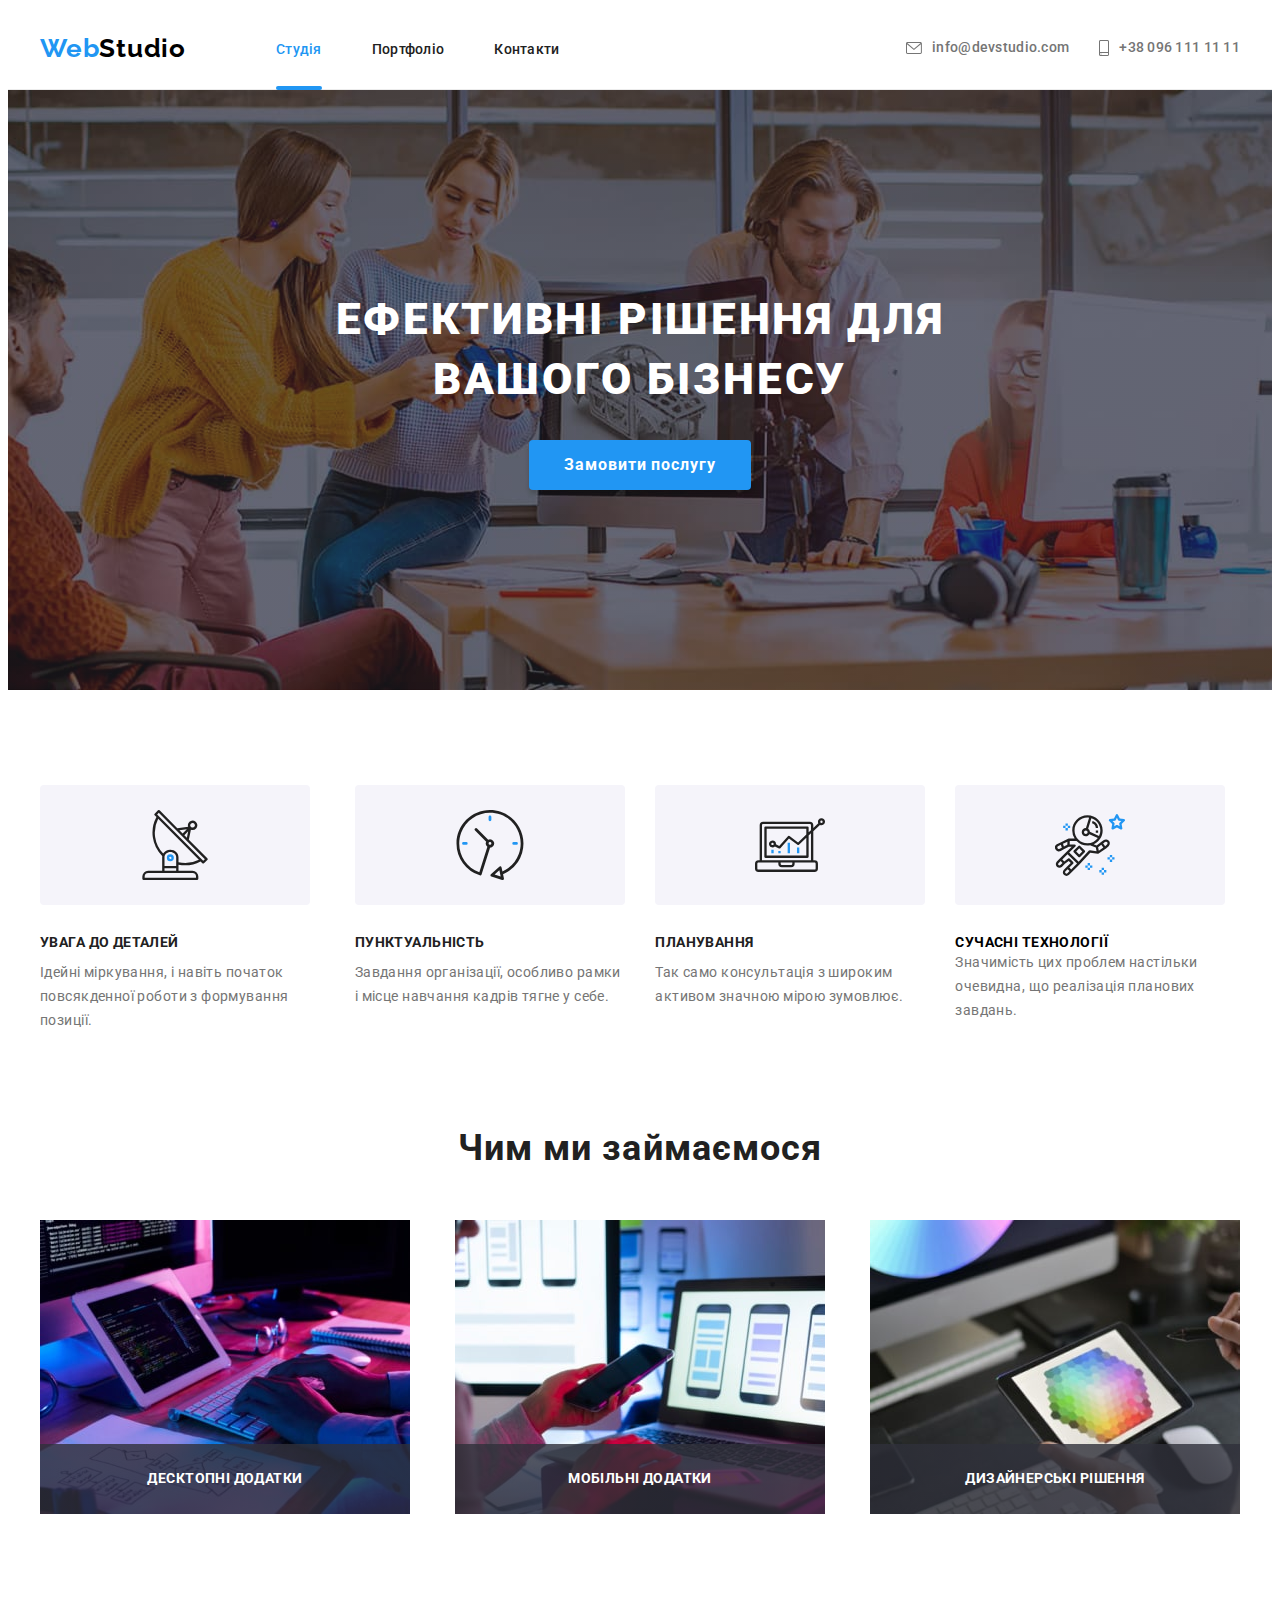
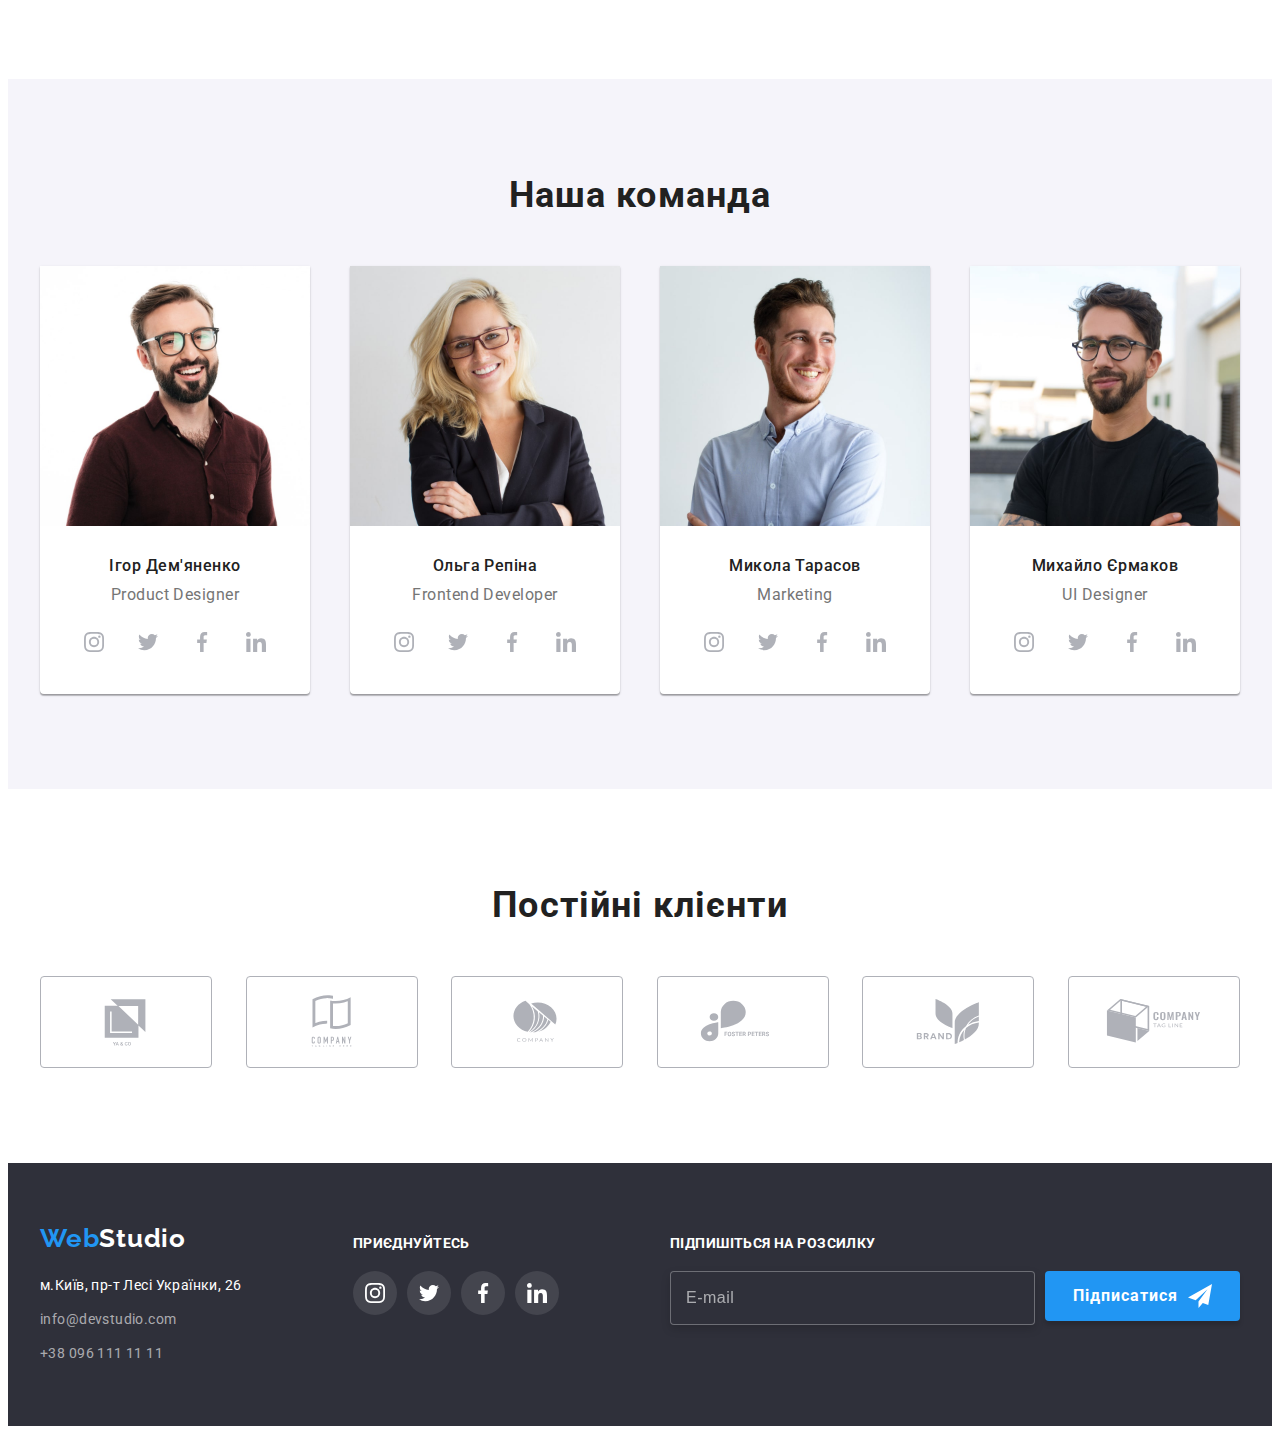
<file: index.html>
<!DOCTYPE html>
<html lang="uk">
  <head>
    <meta charset="UTF-8" />
    <meta http-equiv="X-UA-Compatible" content="IE=edge" />
    <meta name="viewport" content="width=device-width, initial-scale=1.0" />
    <title>WebStudio</title>
    <link rel="preconnect" href="https://fonts.googleapis.com" />
    <link rel="preconnect" href="https://fonts.gstatic.com" crossorigin />
    <link
      href="https://fonts.googleapis.com/css2?family=Raleway:wght@700&family=Roboto:wght@400;500;700;900&display=swap"
      rel="stylesheet"
    />
    <link
      rel="stylesheet"
      href="https://cdnjs.cloudflare.com/ajax/libs/modern-normalize/1.1.0/modern-normalize.min.css"
      integrity="sha512-wpPYUAdjBVSE4KJnH1VR1HeZfpl1ub8YT/NKx4PuQ5NmX2tKuGu6U/JRp5y+Y8XG2tV+wKQpNHVUX03MfMFn9Q=="
      crossorigin="anonymous"
      referrerpolicy="no-referrer"
    />
    <link rel="stylesheet" href="css/styles.css" />
  </head>
  <body>
    <header class="header">
      <div class="container header-main-container">
        <nav class="header-container">
          <a class="logo link" href="./index.html"
            >Web<span class="logo-studio-header">Studio</span></a
          >
          <ul class="list conteiner-site-nav">
            <li class="site-nav-effect">
              <a class="link site-nav site-nav-effect-text" href="./index.html"
                >Студія</a
              >
            </li>
            <li>
              <a class="link site-nav" href="./portfolio.html">Портфоліо</a>
            </li>
            <li><a class="link site-nav" href="">Контакти</a></li>
          </ul>
        </nav>
        <ul class="list container-contact-header">
          <li>
            <a
              class="link contacts-header header-conteiner-icon"
              href="mailto:info@devstudio.com"
            >
              <svg class="icon-header-envelope" width="16px" height="12px">
                <use href="./images/logo.svg#icon-envelope"></use></svg
              >info@devstudio.com</a
            >
          </li>
          <li class="header-conteiner-icon">
            <a
              class="link contacts-header header-conteiner-icon"
              href="tel:+380961111111"
            >
              <svg class="icon-header-phone" width="10px" height="16px">
                <use href="./images/logo.svg#icon-smartphone"></use></svg
              >+38 096 111 11 11</a
            >
          </li>
        </ul>
      </div>
    </header>
    <main>
      <section class="hero">
        <div class="container">
          <h1 class="hero-title">Ефективні рішення для вашого бізнесу</h1>
          <button
            class="button button-color-main"
            type="button"
            data-modal-open
          >
            Замовити послугу
          </button>
        </div>
      </section>
      <section class="about-us-text">
        <div class="container">
          <ul class="list about">
            <li>
              <div class="about-icon">
                <svg width="70px" height="70px">
                  <use href="./images/logo.svg#icon-antenna"></use>
                </svg>
              </div>
              <h3 class="text-title text-black">Увага до деталей</h3>
              <p class="text">
                Ідейні міркування, і навіть початок повсякденної роботи з
                формування позиції.
              </p>
            </li>
            <li>
              <div class="about-icon">
                <svg width="70px" height="70px">
                  <use href="./images/logo.svg#icon-clock"></use>
                </svg>
              </div>
              <h3 class="text-title text-black">Пунктуальність</h3>
              <p class="text">
                Завдання організації, особливо рамки і місце навчання кадрів
                тягне у себе.
              </p>
            </li>
            <li>
              <div class="about-icon">
                <svg width="70px" height="70px">
                  <use href="./images/logo.svg#icon-diagram"></use>
                </svg>
              </div>
              <h3 class="text-title text-black">Планування</h3>
              <p class="text">
                Так само консультація з широким активом значною мірою зумовлює.
              </p>
            </li>
            <li>
              <div class="about-icon">
                <svg width="70px" height="70px">
                  <use href="./images/logo.svg#icon-astronaut"></use>
                </svg>
              </div>
              <h3 class="text-title">Сучасні технології</h3>
              <p class="text">
                Значимість цих проблем настільки очевидна, що реалізація
                планових завдань.
              </p>
            </li>
          </ul>
        </div>
      </section>
      <section class="about-us-img">
        <div class="container">
          <h2 class="pre-title">Чим ми займаємося</h2>
          <ul class="list about about-container">
            <li>
              <img
                src="./images/in_work1.jpg"
                alt="Ми працюємо"
                width="370"
                height="295"
              />
              <div class="text-title-box">
                <p class="text-title text-white">Десктопні додатки</p>
              </div>
            </li>
            <li>
              <img
                src="./images/in_work2.jpg"
                alt="Ми працюємо"
                width="370"
                height="295"
              />
              <div class="text-title-box">
                <p class="text-title text-white">Мобільні додатки</p>
              </div>
            </li>
            <li>
              <img
                src="./images/in_work3.jpg"
                alt="Ми працюємо"
                width="370"
                height="295"
              />
              <div class="text-title-box">
                <p class="text-title text-white">Дизайнерські рішення</p>
              </div>
            </li>
          </ul>
        </div>
      </section>
      <section class="team">
        <div class="container">
          <h2 class="pre-title">Наша команда</h2>
          <ul class="list about">
            <li class="team-container">
              <img
                src="./images/person1.jpg"
                alt="Ігор Дем'яненко"
                width="270"
                height="260"
              />
              <h3 class="name">Ігор Дем'яненко</h3>
              <p class="job-title">Product Designer</p>
              <ul class="list icon-conteiner">
                <li>
                  <a class="link icon-soc icon-team" href="">
                    <svg width="20px" height="20px">
                      <use href="./images/logo.svg#icon-instagram"></use>
                    </svg>
                  </a>
                </li>
                <li>
                  <a class="link icon-soc icon-team" href="">
                    <svg width="20px" height="20px">
                      <use href="./images/logo.svg#icon-twitter"></use>
                    </svg>
                  </a>
                </li>
                <li>
                  <a class="link icon-soc icon-team" href="">
                    <svg width="20px" height="20px">
                      <use href="./images/logo.svg#icon-facebook"></use>
                    </svg>
                  </a>
                </li>
                <li>
                  <a class="link icon-soc icon-team" href="">
                    <svg width="20px" height="20px">
                      <use href="./images/logo.svg#icon-linkedin"></use>
                    </svg>
                  </a>
                </li>
              </ul>
            </li>
            <li class="team-container">
              <img
                src="./images/person2.jpg"
                alt="Ольга Репіна"
                width="270"
                height="260"
              />
              <h3 class="name">Ольга Репіна</h3>
              <p class="job-title">Frontend Developer</p>
              <ul class="list icon-conteiner">
                <li>
                  <a class="link icon-soc icon-team" href="">
                    <svg width="20px" height="20px">
                      <use href="./images/logo.svg#icon-instagram"></use>
                    </svg>
                  </a>
                </li>
                <li>
                  <a class="link icon-soc icon-team" href="">
                    <svg width="20px" height="20px">
                      <use href="./images/logo.svg#icon-twitter"></use>
                    </svg>
                  </a>
                </li>
                <li>
                  <a class="link icon-soc icon-team" href="">
                    <svg width="20px" height="20px">
                      <use href="./images/logo.svg#icon-facebook"></use>
                    </svg>
                  </a>
                </li>
                <li>
                  <a class="link icon-soc icon-team" href="">
                    <svg width="20px" height="20px">
                      <use href="./images/logo.svg#icon-linkedin"></use>
                    </svg>
                  </a>
                </li>
              </ul>
            </li>
            <li class="team-container">
              <img
                src="./images/person3.jpg"
                alt="Микола Тарасов"
                width="270"
                height="260"
              />
              <h3 class="name">Микола Тарасов</h3>
              <p class="job-title">Marketing</p>
              <ul class="list icon-conteiner">
                <li>
                  <a class="link icon-soc icon-team" href="">
                    <svg width="20px" height="20px">
                      <use href="./images/logo.svg#icon-instagram"></use>
                    </svg>
                  </a>
                </li>
                <li>
                  <a class="link icon-soc icon-team" href="">
                    <svg width="20px" height="20px">
                      <use href="./images/logo.svg#icon-twitter"></use>
                    </svg>
                  </a>
                </li>
                <li>
                  <a class="link icon-soc icon-team" href="">
                    <svg width="20px" height="20px">
                      <use href="./images/logo.svg#icon-facebook"></use>
                    </svg>
                  </a>
                </li>
                <li>
                  <a class="link icon-soc icon-team" href="">
                    <svg width="20px" height="20px">
                      <use href="./images/logo.svg#icon-linkedin"></use>
                    </svg>
                  </a>
                </li>
              </ul>
            </li>
            <li class="team-container">
              <img
                src="./images/person4.jpg"
                alt="Михайло Єрмаков"
                width="270"
                height="260"
              />
              <h3 class="name">Михайло Єрмаков</h3>
              <p class="job-title">UI Designer</p>
              <ul class="list icon-conteiner">
                <li>
                  <a class="link icon-soc icon-team" href="">
                    <svg width="20px" height="20px">
                      <use href="./images/logo.svg#icon-instagram"></use>
                    </svg>
                  </a>
                </li>
                <li>
                  <a class="link icon-soc icon-team" href="">
                    <svg width="20px" height="20px">
                      <use href="./images/logo.svg#icon-twitter"></use>
                    </svg>
                  </a>
                </li>
                <li>
                  <a class="link icon-soc icon-team" href="">
                    <svg width="20px" height="20px">
                      <use href="./images/logo.svg#icon-facebook"></use>
                    </svg>
                  </a>
                </li>
                <li>
                  <a class="link icon-soc icon-team" href="">
                    <svg width="20px" height="20px">
                      <use href="./images/logo.svg#icon-linkedin"></use>
                    </svg>
                  </a>
                </li>
              </ul>
            </li>
          </ul>
        </div>
      </section>
      <section class="clients-container">
        <div class="container">
          <h3 class="pre-title">Постійні клієнти</h3>
          <ul class="list about">
            <li>
              <a class="clients-item link clients-logo" href="">
                <svg width="106px" height="60px">
                  <use href="./images/logo.svg#icon-Logo1"></use></svg
              ></a>
            </li>
            <li>
              <a class="clients-item link clients-logo" href="">
                <svg width="106px" height="60px">
                  <use href="./images/logo.svg#icon-Logo2"></use></svg
              ></a>
            </li>
            <li>
              <a class="clients-item link clients-logo" href="">
                <svg width="106px" height="60px">
                  <use href="./images/logo.svg#icon-Logo3"></use></svg
              ></a>
            </li>
            <li>
              <a class="clients-item link clients-logo" href="">
                <svg width="106px" height="60px">
                  <use href="./images/logo.svg#icon-Logo4"></use></svg
              ></a>
            </li>
            <li>
              <a class="clients-item link clients-logo" href="">
                <svg width="106px" height="60px">
                  <use href="./images/logo.svg#icon-Logo5"></use></svg
              ></a>
            </li>
            <li>
              <a class="clients-item link clients-logo" href="">
                <svg width="106px" height="60px">
                  <use href="./images/logo.svg#icon-Logo6"></use></svg
              ></a>
            </li>
          </ul>
        </div>
      </section>
    </main>
    <footer class="footer">
      <div class="container main-container-footer">
        <div>
          <a class="logo link container-logo-footer" href="./index.html"
            >Web<span class="logo-studio-footer">Studio</span></a
          >
          <address class="link">
            <ul class="list">
              <li class="container-footer-contacts">
                <a
                  class="address-footer link"
                  target="_blank"
                  rel="noopener noreferrer nofollow"
                  href="https://goo.gl/maps/Gvm3JpzEVhX5uXV29"
                  >м.Київ, пр-т Лесі Українки, 26</a
                >
              </li>
              <li class="container-footer-contacts">
                <a class="link contacts-footer" href="mailto:info@devstudio.com"
                  >info@devstudio.com</a
                >
              </li>
              <li class="container-footer-contacts">
                <a class="link contacts-footer" href="tel:+380961111111"
                  >+38 096 111 11 11</a
                >
              </li>
            </ul>
          </address>
        </div>
        <div>
          <h3 class="footer-title">Приєднуйтесь</h3>
          <ul class="list icon-conteiner">
            <li>
              <a class="link icon-soc icon-footer" href="">
                <svg width="20px" height="20px">
                  <use href="./images/logo.svg#icon-instagram"></use>
                </svg>
              </a>
            </li>
            <li>
              <a class="link icon-soc icon-footer" href="">
                <svg width="20px" height="20px">
                  <use href="./images/logo.svg#icon-twitter"></use>
                </svg>
              </a>
            </li>
            <li>
              <a class="link icon-soc icon-footer" href="">
                <svg width="20px" height="20px">
                  <use href="./images/logo.svg#icon-facebook"></use>
                </svg>
              </a>
            </li>
            <li>
              <a class="link icon-soc icon-footer" href="">
                <svg width="20px" height="20px">
                  <use href="./images/logo.svg#icon-linkedin"></use>
                </svg>
              </a>
            </li>
          </ul>
        </div>
        <div>
          <form class="footer-form">
            <p class="footer-title">Підпишіться на розсилку</p>
            <div class="footer-label">
              <input
                type="email"
                name="email"
                placeholder="E-mail"
                class="footer-form-input"
                required
              />
              <button type="submit" class="modal-button-send">
                Підписатися<svg width="24px" height="24px">
                  <use href="./images/logo.svg#icon-icon-send"></use>
                </svg>
              </button>
            </div>
          </form>
        </div>
      </div>
    </footer>
    <div class="backdrop is-hidden" data-modal>
      <div class="backdrop-modal">
        <button type="button" class="modal-button-close" data-modal-close>
          <svg width="11px" height="11px">
            <use href="./images/logo.svg#icon-Vector"></use>
          </svg>
        </button>
        <h3 class="modal-title">Залиште свої дані, ми вам передзвонимо</h3>
        <form class="modal-form">
          <div class="modal-pretitle">
            <label class="modal-input-conteiner">
              <span class="modal-text-style">Ім'я</span>
              <input
                type="text"
                class="modal-form-input"
                name="user-name"
                id="name"
                required
              />
              <svg width="18px" height="18px" class="modal-icon">
                <use href="./images/logo.svg#icon-person-black-18dp-1"></use>
              </svg>
            </label>
            <label class="modal-input-conteiner">
              <span class="modal-text-style">Телефон</span>
              <input
                type="tel"
                minlength="10"
                class="modal-form-input"
                name="user-tel"
                id="tel"
                required
              />
              <svg width="18px" height="18px" class="modal-icon">
                <use href="./images/logo.svg#icon-phone-black-18dp-1"></use>
              </svg>
            </label>
            <label class="modal-input-conteiner">
              <span class="modal-text-style">Пошта</span>
              <input
                type="email"
                class="modal-form-input"
                name="user-email"
                id="email"
                required
              />
              <svg width="18px" height="18px" class="modal-icon">
                <use href="./images/logo.svg#icon-email-black-18dp-1"></use>
              </svg>
            </label>
          </div>
          <div class="modal-container-comment">
            <label for="user-content" class="modal-pretitle"
              ><span class="modal-text-style">Коментар</span></label
            >
            <textarea
              name="user-comment"
              id="user-content"
              placeholder="Введіть текст"
              class="modal-form-input-comment"
            ></textarea>
          </div>
          <input
            type="checkbox"
            name="user-policy"
            value="true"
            class="modal-input-check"
            id="user-policy"
            required
          />
          <label for="user-policy" class="modal-text"
            ><span
              ><svg width="11px" height="8px" class="modal-check-icon">
                <use href="./images/logo.svg#icon-Vector-3"></use></svg></span
            >Погоджуюся з розсилкою та приймаю
            <a href="" class="modal-text-effect">Умови договору</a>
          </label>
          <button type="submit" class="modal-button-send">Відправити</button>
        </form>
      </div>
    </div>
    <script src="./js/modal.js"></script>
  </body>
</html>
</file>
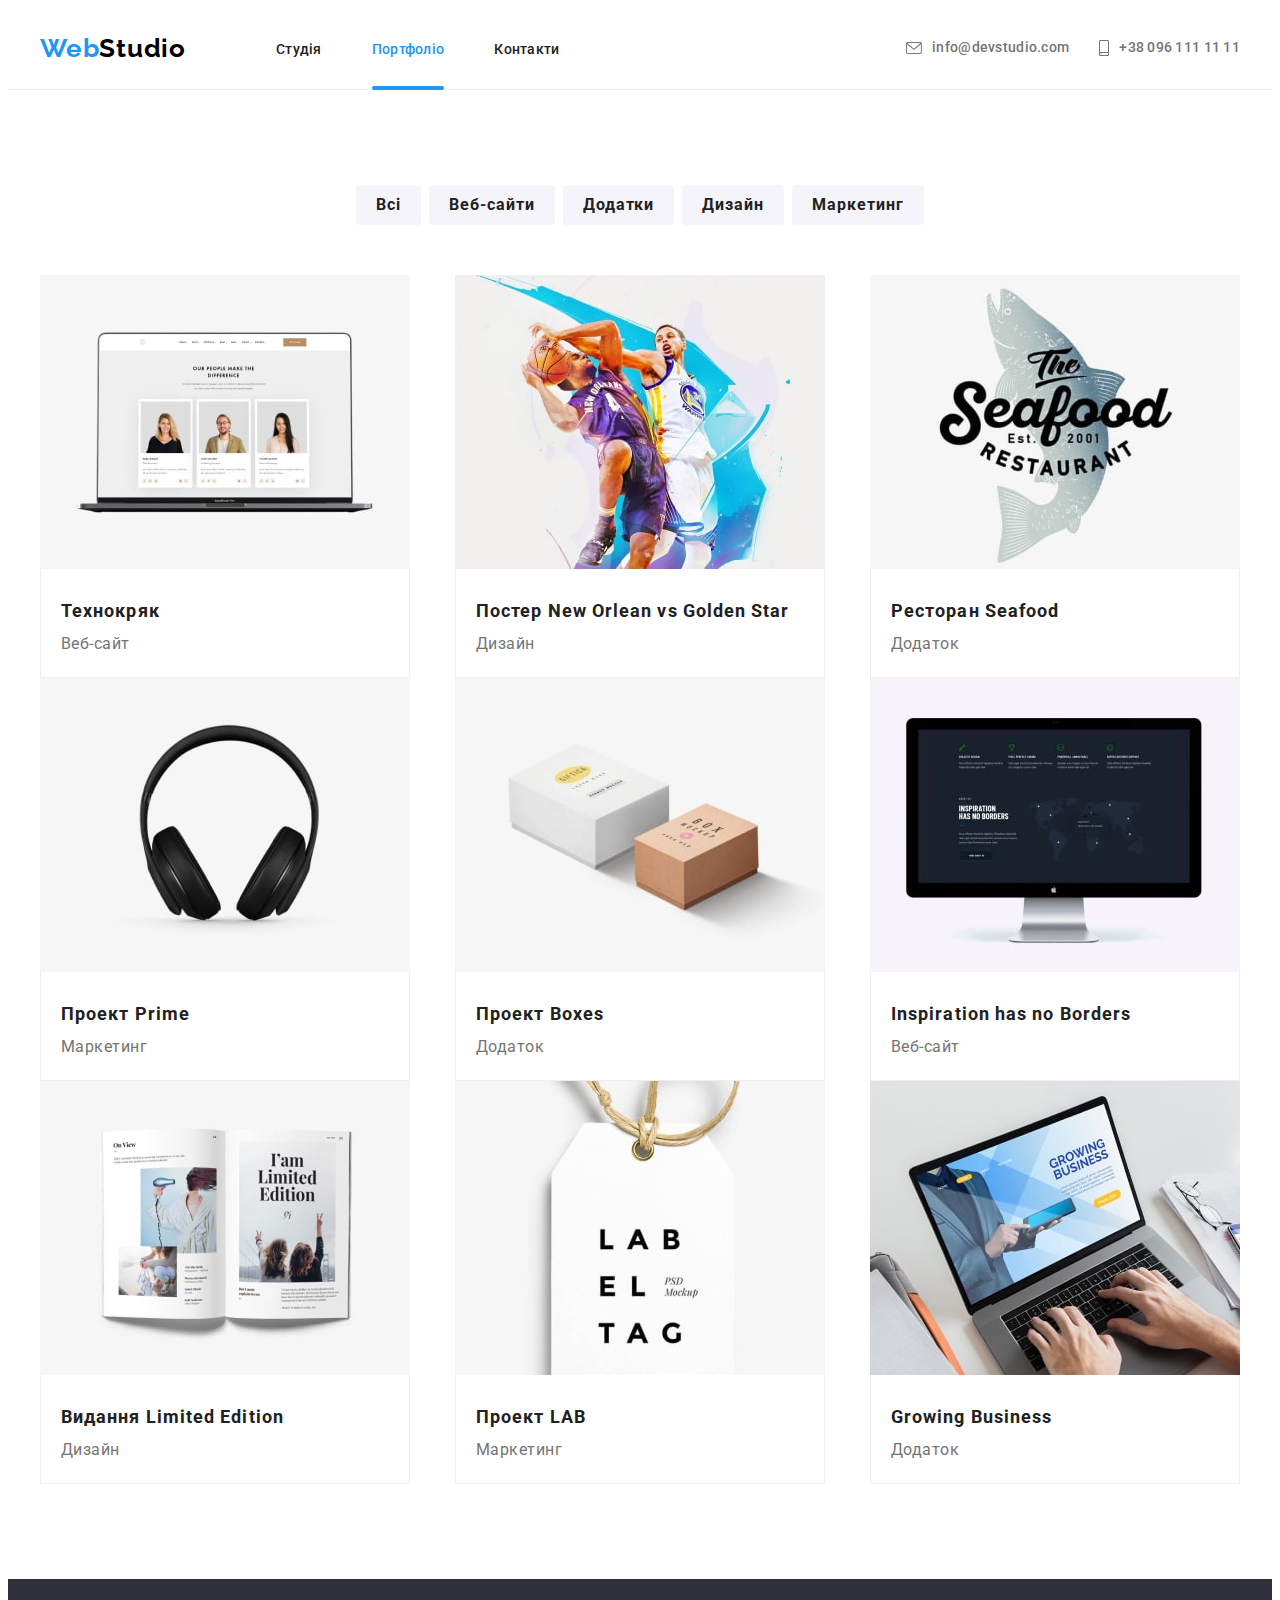
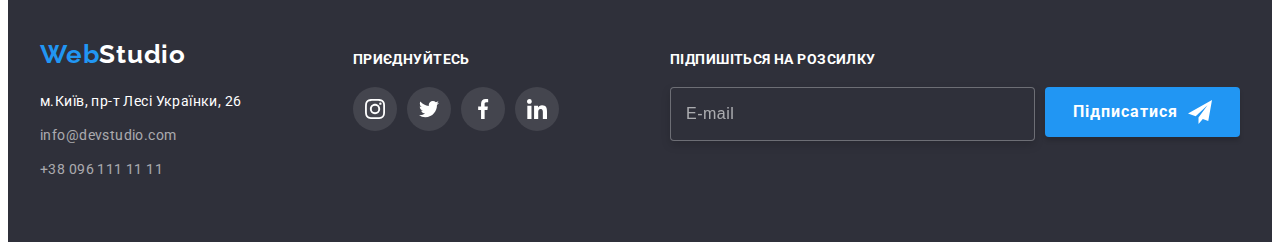
<file: portfolio.html>
<!DOCTYPE html>
<html lang="uk">
  <head>
    <meta charset="UTF-8" />
    <meta http-equiv="X-UA-Compatible" content="IE=edge" />
    <meta name="viewport" content="width=device-width, initial-scale=1.0" />
    <title>Portfolio</title>
    <link rel="preconnect" href="https://fonts.googleapis.com" />
    <link rel="preconnect" href="https://fonts.gstatic.com" crossorigin />
    <link
      href="https://fonts.googleapis.com/css2?family=Raleway:wght@700&family=Roboto:wght@400;500;700;900&display=swap"
      rel="stylesheet"
    />
    <link
      rel="stylesheet"
      href="https://cdnjs.cloudflare.com/ajax/libs/modern-normalize/1.1.0/modern-normalize.min.css"
      integrity="sha512-wpPYUAdjBVSE4KJnH1VR1HeZfpl1ub8YT/NKx4PuQ5NmX2tKuGu6U/JRp5y+Y8XG2tV+wKQpNHVUX03MfMFn9Q=="
      crossorigin="anonymous"
      referrerpolicy="no-referrer"
    />
    <link rel="stylesheet" href="css/styles.css" />
  </head>
  <body>
    <header class="header">
      <div class="container header-main-container">
        <nav class="header-container">
          <a class="logo link" href="./index.html"
            >Web<span class="logo-studio-header">Studio</span></a
          >
          <ul class="list conteiner-site-nav">
            <li><a class="link site-nav" href="./index.html">Студія</a></li>
            <li class="site-nav-effect">
              <a
                class="link site-nav site-nav-effect-text"
                href="./portfolio.html"
                >Портфоліо</a
              >
            </li>
            <li><a class="link site-nav" href="">Контакти</a></li>
          </ul>
        </nav>
        <ul class="list container-contact-header">
          <li>
            <a
              class="link contacts-header header-conteiner-icon"
              href="mailto:info@devstudio.com"
            >
              <svg class="icon-header-envelope" width="16px" height="12px">
                <use href="./images/logo.svg#icon-envelope"></use></svg
              >info@devstudio.com</a
            >
          </li>
          <li class="header-conteiner-icon">
            <a
              class="link contacts-header header-conteiner-icon"
              href="tel:+380961111111"
            >
              <svg class="icon-header-phone" width="10px" height="16px">
                <use href="./images/logo.svg#icon-smartphone"></use></svg
              >+38 096 111 11 11</a
            >
          </li>
        </ul>
      </div>
    </header>
    <main>
      <section>
        <div class="container main-container-portfolio">
          <ul class="list conteiner-button">
            <li>
              <button type="button" class="button button-color-portfolio">
                Всі
              </button>
            </li>
            <li>
              <button type="button" class="button button-color-portfolio">
                Веб-сайти
              </button>
            </li>
            <li>
              <button type="button" class="button button-color-portfolio">
                Додатки
              </button>
            </li>
            <li>
              <button type="button" class="button button-color-portfolio">
                Дизайн
              </button>
            </li>
            <li>
              <button type="button" class="button button-color-portfolio">
                Маркетинг
              </button>
            </li>
          </ul>
          <ul class="list conteiner-portfolio">
            <li>
              <a href="" class="link portfolio-item">
                <div class="portfolio-window">
                  <img
                    src="./images/portfolio1.jpg"
                    alt="Веб-сайт"
                    width="370"
                    height="295"
                  />
                  <p class="portfolio-text">
                    Ресурс пропонує комплексні пропозиції з різним рівнем
                    функціоналу та сервісів. Все це дозволить відвідувачу
                    отримати вичерпні відомості про компанію чи приватну особу.
                  </p>
                </div>
                <div class="portfolio-border">
                  <h3 class="portfolio-title">Технокряк</h3>
                  <p class="portfolio-pre-title">Веб-сайт</p>
                </div>
              </a>
            </li>
            <li>
              <a class="link portfolio-item" href="">
                <div class="portfolio-window">
                  <img
                    src="./images/portfolio2.jpg"
                    alt="Дизайн"
                    width="370"
                    height="295"
                  />
                  <p class="portfolio-text">
                    Ресурс пропонує комплексні пропозиції з різним рівнем
                    функціоналу та сервісів. Все це дозволить відвідувачу
                    отримати вичерпні відомості про компанію чи приватну особу.
                  </p>
                </div>
                <div class="portfolio-border">
                  <h3 class="portfolio-title">
                    Постер New Orlean vs Golden Star
                  </h3>
                  <p class="portfolio-pre-title">Дизайн</p>
                </div>
              </a>
            </li>
            <li>
              <a class="link portfolio-item" href="">
                <div class="portfolio-window">
                  <img
                    src="./images/portfolio3.jpg"
                    alt="Додаток"
                    width="370"
                    height="295"
                  />
                  <p class="portfolio-text">
                    Ресурс пропонує комплексні пропозиції з різним рівнем
                    функціоналу та сервісів. Все це дозволить відвідувачу
                    отримати вичерпні відомості про компанію чи приватну особу.
                  </p>
                </div>
                <div class="portfolio-border">
                  <h3 class="portfolio-title">Ресторан Seafood</h3>
                  <p class="portfolio-pre-title">Додаток</p>
                </div>
              </a>
            </li>
            <li>
              <a href="" class="link portfolio-item">
                <div class="portfolio-window">
                  <img
                    src="./images/portfolio4.jpg"
                    alt="Маркетинг"
                    width="370"
                    height="295"
                  />
                  <p class="portfolio-text">
                    Ресурс пропонує комплексні пропозиції з різним рівнем
                    функціоналу та сервісів. Все це дозволить відвідувачу
                    отримати вичерпні відомості про компанію чи приватну особу.
                  </p>
                </div>
                <div class="portfolio-border">
                  <h3 class="portfolio-title">Проект Prime</h3>
                  <p class="portfolio-pre-title">Маркетинг</p>
                </div>
              </a>
            </li>
            <li>
              <a href="" class="link portfolio-item">
                <div class="portfolio-window">
                  <img
                    src="./images/portfolio5.jpg"
                    alt="Додаток"
                    width="370"
                    height="295"
                  />
                  <p class="portfolio-text">
                    Ресурс пропонує комплексні пропозиції з різним рівнем
                    функціоналу та сервісів. Все це дозволить відвідувачу
                    отримати вичерпні відомості про компанію чи приватну особу.
                  </p>
                </div>
                <div class="portfolio-border">
                  <h3 class="portfolio-title">Проект Boxes</h3>
                  <p class="portfolio-pre-title">Додаток</p>
                </div>
              </a>
            </li>
            <li>
              <a href="" class="link portfolio-item">
                <div class="portfolio-window">
                  <img
                    src="./images/portfolio6.jpg"
                    alt="Веб-сайт"
                    width="370"
                    height="295"
                  />
                  <p class="portfolio-text">
                    Ресурс пропонує комплексні пропозиції з різним рівнем
                    функціоналу та сервісів. Все це дозволить відвідувачу
                    отримати вичерпні відомості про компанію чи приватну особу.
                  </p>
                </div>
                <div class="portfolio-border">
                  <h3 class="portfolio-title">Inspiration has no Borders</h3>
                  <p class="portfolio-pre-title">Веб-сайт</p>
                </div>
              </a>
            </li>
            <li>
              <a href="" class="link portfolio-item">
                <div class="portfolio-window">
                  <img
                    src="./images/portfolio7.jpg"
                    alt="Дизайн"
                    width="370"
                    height="295"
                  />
                  <p class="portfolio-text">
                    Ресурс пропонує комплексні пропозиції з різним рівнем
                    функціоналу та сервісів. Все це дозволить відвідувачу
                    отримати вичерпні відомості про компанію чи приватну особу.
                  </p>
                </div>
                <div class="portfolio-border">
                  <h3 class="portfolio-title">Видання Limited Edition</h3>
                  <p class="portfolio-pre-title">Дизайн</p>
                </div>
              </a>
            </li>
            <li>
              <a href="" class="link portfolio-item">
                <div class="portfolio-window">
                  <img
                    src="./images/portfolio8.jpg"
                    alt="Маркетинг"
                    width="370"
                    height="295"
                  />
                  <p class="portfolio-text">
                    Ресурс пропонує комплексні пропозиції з різним рівнем
                    функціоналу та сервісів. Все це дозволить відвідувачу
                    отримати вичерпні відомості про компанію чи приватну особу.
                  </p>
                </div>
                <div class="portfolio-border">
                  <h3 class="portfolio-title">Проект LAB</h3>
                  <p class="portfolio-pre-title">Маркетинг</p>
                </div>
              </a>
            </li>
            <li>
              <a href="" class="link portfolio-item">
                <div class="portfolio-window">
                  <img
                    src="./images/portfolio9.jpg"
                    alt="Додаток"
                    width="370"
                    height="295"
                  />
                  <p class="portfolio-text">
                    Ресурс пропонує комплексні пропозиції з різним рівнем
                    функціоналу та сервісів. Все це дозволить відвідувачу
                    отримати вичерпні відомості про компанію чи приватну особу.
                  </p>
                </div>
                <div class="portfolio-border">
                  <h3 class="portfolio-title">Growing Business</h3>
                  <p class="portfolio-pre-title">Додаток</p>
                </div>
              </a>
            </li>
          </ul>
        </div>
      </section>
    </main>
    <footer class="footer">
      <div class="container main-container-footer">
        <div>
          <a class="logo link container-logo-footer" href="./index.html"
            >Web<span class="logo-studio-footer">Studio</span></a
          >
          <address class="link">
            <ul class="list">
              <li class="container-footer-contacts">
                <a
                  class="address-footer link"
                  target="_blank"
                  rel="noopener noreferrer nofollow"
                  href="https://goo.gl/maps/Gvm3JpzEVhX5uXV29"
                  >м.Київ, пр-т Лесі Українки, 26</a
                >
              </li>
              <li class="container-footer-contacts">
                <a class="link contacts-footer" href="mailto:info@devstudio.com"
                  >info@devstudio.com</a
                >
              </li>
              <li class="container-footer-contacts">
                <a class="link contacts-footer" href="tel:+380961111111"
                  >+38 096 111 11 11</a
                >
              </li>
            </ul>
          </address>
        </div>
        <div>
          <h3 class="footer-title">Приєднуйтесь</h3>
          <ul class="list icon-conteiner">
            <li>
              <a class="link icon-soc icon-footer" href="">
                <svg width="20px" height="20px">
                  <use href="./images/logo.svg#icon-instagram"></use>
                </svg>
              </a>
            </li>
            <li>
              <a class="link icon-soc icon-footer" href="">
                <svg width="20px" height="20px">
                  <use href="./images/logo.svg#icon-twitter"></use>
                </svg>
              </a>
            </li>
            <li>
              <a class="link icon-soc icon-footer" href="">
                <svg width="20px" height="20px">
                  <use href="./images/logo.svg#icon-facebook"></use>
                </svg>
              </a>
            </li>
            <li>
              <a class="link icon-soc icon-footer" href="">
                <svg width="20px" height="20px">
                  <use href="./images/logo.svg#icon-linkedin"></use>
                </svg>
              </a>
            </li>
          </ul>
        </div>
        <div>
          <form class="footer-form">
            <p class="footer-title">Підпишіться на розсилку</p>
            <div class="footer-label">
              <input
                type="email"
                name="email"
                placeholder="E-mail"
                class="footer-form-input"
                required
              />
              <button type="submit" class="modal-button-send">
                Підписатися<svg width="24px" height="24px">
                  <use href="./images/logo.svg#icon-icon-send"></use>
                </svg>
              </button>
            </div>
          </form>
        </div>
      </div>
    </footer>
  </body>
</html>
</file>
<file: css/styles.css>
body {
  font-family: "roboto", sans-serif;
  background: #ffffff;
}
p,
h1,
h2,
h3,
h4,
h5,
h6 {
  margin: 0;
}
ul {
  margin: 0;
  padding-left: 0;
}
button {
  cursor: pointer;
  border: none;
  font-family: inherit;
}
address {
  font-style: normal;
}
img {
  display: block;
  max-width: 100%;
  height: auto;
}
.container {
  width: 1200px;
  padding-left: 15px;
  padding-right: 15px;
  margin: 0 auto;
}
.list {
  list-style: none;
}
.link {
  text-decoration: none;
}
.about {
  display: flex;
  justify-content: space-between;
  column-gap: 30px;
}
:root {
  --title-color: #212121;
}
:root {
  --text-colore: #757575;
}
:root {
  --main-colore: #2196f3;
}

/*---header---*/
.header {
  background: #ffffff;
  border-bottom: 1px solid #ececec;
  padding-top: 25px;
  padding-bottom: 25px;
}
.logo {
  font-family: "raleway";
  font-weight: 700;
  font-size: 26px;
  line-height: 1.19;
  letter-spacing: 0.03em;
  color: var(--main-colore);
}
.logo-studio-header {
  color: #000000;
}
.site-nav {
  font-weight: 500;
  font-size: 14px;
  line-height: 1.14;
  letter-spacing: 0.02em;
  color: var(--title-color);
  transition-property: color;
  transition-duration: 250ms;
  transition-timing-function: cubic-bezier(0.4, 0, 0.2, 1);
  position: relative;
  top: 6px;
}
.site-nav:hover {
  color: var(--main-colore);
}
.site-nav:focus {
  color: var(--main-colore);
}
.site-nav-effect:after {
  content: "";
  display: block;
  height: 4px;
  background-color: var(--main-colore);
  border-radius: 2px;
  position: relative;
  top: 34px;
}
.site-nav-effect-text {
  color: var(--main-colore);
}
.contacts-header {
  font-weight: 500;
  font-size: 14px;
  line-height: 1.14;
  letter-spacing: 0.02em;
  color: var(--text-colore);
  transition-property: color;
  transition-duration: 250ms;
  transition-timing-function: cubic-bezier(0.4, 0, 0.2, 1);
}
.contacts-header:hover {
  color: var(--main-colore);
}
.contacts-header:focus {
  color: var(--main-colore);
}
.header-main-container {
  display: flex;
  justify-content: space-between;
  align-items: center;
}
.header-container {
  display: flex;
}
.conteiner-site-nav {
  display: flex;
  align-items: flex-start;
  column-gap: 50px;
  margin-left: 90px;
}
.container-contact-header {
  display: flex;
  justify-content: flex-end;
  align-items: center;
  column-gap: 30px;
}
.header-conteiner-icon {
  display: flex;
  align-items: center;
  justify-content: center;
}
.icon-header-phone {
  fill: currentColor;
  width: 10px;
  height: 16px;
  margin-right: 10px;
}
.icon-header-envelope {
  fill: currentColor;
  width: 16px;
  height: 12px;
  margin-right: 10px;
}

/*---hero---*/
.hero {
  background: #2f303a;
  padding-top: 200px;
  padding-bottom: 200px;
  background-image: linear-gradient(
      rgba(47, 48, 58, 0.4),
      rgba(47, 48, 58, 0.4)
    ),
    url(../images/bg-image.jpg);
  background-position: center;
  background-repeat: no-repeat;
  max-width: 1600px;
  margin: 0 auto;
}
.hero-title {
  font-weight: 900;
  font-size: 44px;
  line-height: 1.36;
  text-align: center;
  letter-spacing: 0.06em;
  text-transform: uppercase;
  color: #ffffff;
  margin: 0 auto 30px;
  max-width: 700px;
}
.button {
  font-weight: 700;
  font-size: 16px;
  line-height: 1.88;
  display: flex;
  align-items: center;
  text-align: center;
  letter-spacing: 0.06em;
  display: flex;
  align-items: center;
  text-align: center;
  letter-spacing: 0.06em;
}
.button-color-main {
  color: #ffffff;
  background: var(--main-colore);
  box-shadow: 0px 4px 4px rgba(0, 0, 0, 0.15);
  border-radius: 4px;
  margin: 0 auto;
  padding: 10px 35px;
  transition-property: color, background-color;
  transition-duration: 250ms;
  transition-timing-function: cubic-bezier(0.4, 0, 0.2, 1);
}
.button-color-main:hover {
  color: var(--title-color);
  background: #f5f4fa;
}
.button-color-main:focus {
  color: var(--title-color);
  background: #f5f4fa;
}

/*---main---*/
.text-title {
  font-weight: 700;
  font-size: 14px;
  line-height: 1.14;
  letter-spacing: 0.03em;
  text-transform: uppercase;
}
.text-black {
  color: var(--title-color);
  margin-bottom: 10px;
}
.text-white {
  color: #ffffff;
}
.text-title-box {
  background-image: linear-gradient(
    rgba(47, 48, 58, 0.8),
    rgba(47, 48, 58, 0.8)
  );
  height: 70px;
  position: relative;
  top: -70px;
  display: flex;
  align-items: center;
  justify-content: center;
}
.text {
  font-size: 14px;
  line-height: 1.71;
  letter-spacing: 0.03em;
  color: var(--text-colore);
}
.pre-title {
  font-weight: 700;
  font-size: 36px;
  line-height: 1.17;
  text-align: center;
  letter-spacing: 0.03em;
  color: var(--title-color);
  margin-bottom: 50px;
}
.about-us-text {
  padding-top: 95px;
}
.about-us-img {
  padding-top: 95px;
  padding-bottom: 95px;
}
.about-icon {
  display: flex;
  align-items: center;
  justify-content: center;
  background-color: #f5f4fa;
  border-radius: 4px;
  margin-bottom: 30px;
  height: 120px;
  width: 270px;
}

/*---team---*/
.team {
  background: #f5f4fa;
  padding-top: 95px;
  padding-bottom: 95px;
}
.name {
  font-weight: 500;
  font-size: 16px;
  line-height: 1.19;
  text-align: center;
  letter-spacing: 0.03em;
  color: var(--title-color);
  padding-top: 30px;
  margin-bottom: 10px;
}
.job-title {
  font-size: 16px;
  line-height: 1.19;
  text-align: center;
  letter-spacing: 0.03em;
  color: var(--text-colore);
  margin-bottom: 16px;
}
.team-container {
  width: 270px;
  background: #ffffff;
  box-shadow: 0px 1px 3px rgba(0, 0, 0, 0.12), 0px 1px 1px rgba(0, 0, 0, 0.14),
    0px 2px 1px rgba(0, 0, 0, 0.2);
  border-radius: 0px 0px 4px 4px;
}
.icon-conteiner {
  display: flex;
  justify-content: center;
  align-items: center;
  column-gap: 10px;
  padding-bottom: 30px;
}
.icon-soc {
  width: 44px;
  height: 44px;
  display: flex;
  align-items: center;
  justify-content: center;
}
.icon-team {
  fill: #afb1b8;
  transition-property: fill, background-color, border-radius;
  transition-duration: 250ms;
  transition-timing-function: cubic-bezier(0.4, 0, 0.2, 1);
}
.icon-team:hover {
  fill: #ffffff;
  border-radius: 50%;
  background-color: var(--main-colore);
}
.icon-team:focus {
  fill: #ffffff;
  border-radius: 50%;
  background-color: var(--main-colore);
}

/* clients */
.clients-container {
  padding-top: 95px;
  padding-bottom: 95px;
}
.clients-item {
  width: 170px;
  height: 90px;
  border: 1px solid #afb1b8;
  border-radius: 4px;
  fill: #afb1b8;
  display: flex;
  align-items: center;
  justify-content: center;
  transition-property: fill, border-color;
  transition-duration: 250ms;
  transition-timing-function: cubic-bezier(0.4, 0, 0.2, 1);
}
.clients-item:hover {
  border-color: var(--main-colore);
  fill: var(--main-colore);
}
.clients-item:focus {
  border-color: var(--main-colore);
  fill: var(--main-colore);
}
/*---footer---*/
.footer {
  background: #2f303a;
  padding-top: 60px;
  padding-bottom: 60px;
}
.logo-studio-footer {
  color: #ffffff;
}
.address-footer {
  font-size: 14px;
  line-height: 1.71;
  letter-spacing: 0.03em;
  color: #ffffff;
  transition-property: color;
  transition-duration: 250ms;
  transition-timing-function: cubic-bezier(0.4, 0, 0.2, 1);
}
.address-footer:hover {
  color: var(--main-colore);
}
.address-footer:focus {
  color: var(--main-colore);
}
.contacts-footer {
  font-size: 14px;
  line-height: 1.71;
  letter-spacing: 0.03em;
  color: rgba(255, 255, 255, 0.6);
  transition-property: color;
  transition-duration: 250ms;
  transition-timing-function: cubic-bezier(0.4, 0, 0.2, 1);
}
.contacts-footer:hover {
  color: var(--main-colore);
}
.contacts-footer:focus {
  color: var(--main-colore);
}
.container-logo-footer {
  display: block;
  margin-bottom: 20px;
}
.container-footer-contacts {
  margin-bottom: 10px;
}
.container-footer-contacts:last-child {
  margin-bottom: 0px;
}
.footer-title {
  font-weight: 700;
  font-size: 14px;
  line-height: 16px;
  letter-spacing: 0.03em;
  text-transform: uppercase;
  color: #ffffff;
  padding-top: 12px;
  margin-bottom: 20px;
}
.icon-footer {
  fill: #ffffff;
  border-radius: 50%;
  background-color: rgba(255, 255, 255, 0.1);
  transition-property: background-color;
  transition-duration: 250ms;
  transition-timing-function: cubic-bezier(0.4, 0, 0.2, 1);
}
.icon-footer:hover {
  background-color: var(--main-colore);
}
.icon-footer:focus {
  background-color: var(--main-colore);
}
.main-container-footer {
  display: flex;
  justify-content: space-between;
}

/*---portfolio---*/
.button-color-portfolio {
  color: var(--title-color);
  background: #f5f4fa;
  border-radius: 4px;
  padding: 5px 20px;
  transition-property: color, background-color, box-shadow;
  transition-duration: 250ms;
  transition-timing-function: cubic-bezier(0.4, 0, 0.2, 1);
}
.button-color-portfolio:hover {
  color: #ffffff;
  background: var(--main-colore);
  box-shadow: 0px 3px 1px rgba(0, 0, 0, 0.1), 0px 1px 2px rgba(0, 0, 0, 0.08),
    0px 2px 2px rgba(0, 0, 0, 0.12);
}
.button-color-portfolio:focus {
  color: #ffffff;
  background: var(--main-colore);
  box-shadow: 0px 3px 1px rgba(0, 0, 0, 0.1), 0px 1px 2px rgba(0, 0, 0, 0.08),
    0px 2px 2px rgba(0, 0, 0, 0.12);
}
.portfolio-title {
  font-weight: 700;
  font-size: 18px;
  line-height: 2;
  letter-spacing: 0.06em;
  color: var(--title-color);
  margin-bottom: 5px;
}
.portfolio-pre-title {
  font-size: 16px;
  line-height: 1.19;
  letter-spacing: 0.03em;
  color: var(--text-colore);
}
.conteiner-button {
  display: flex;
  justify-content: center;
  margin-bottom: 50px;
  column-gap: 8px;
}
.conteiner-portfolio {
  display: flex;
  flex-wrap: wrap;
  justify-content: space-between;
  align-content: space-between;
}
.portfolio-border {
  border-left: 1px solid #eeeeee;
  border-right: 1px solid #eeeeee;
  border-bottom: 1px solid #eeeeee;
  padding: 24px 20px;
}
.portfolio-item {
  display: block;
  transition-property: box-shadow;
  transition-duration: 250ms;
  transition-timing-function: cubic-bezier(0.4, 0, 0.2, 1);
}
.portfolio-item:hover {
  box-shadow: 0px 1px 1px rgba(0, 0, 0, 0.12), 0px 4px 4px rgba(0, 0, 0, 0.06),
    1px 4px 6px rgba(0, 0, 0, 0.16);
}
.portfolio-item:hover .portfolio-text {
  transform: translateY(0%);
}
.portfolio-item:focus {
  box-shadow: 0px 1px 1px rgba(0, 0, 0, 0.12), 0px 4px 4px rgba(0, 0, 0, 0.06),
    1px 4px 6px rgba(0, 0, 0, 0.16);
}
.main-container-portfolio {
  padding-top: 95px;
  padding-bottom: 95px;
}
.portfolio-text {
  font-size: 18px;
  line-height: 1.56;
  letter-spacing: 0.03em;
  color: #ffffff;
  height: 100%;
  padding: 63px 24px;
  background-color: rgba(33, 150, 243, 0.9);
  position: absolute;
  top: 0px;
  transform: translateY(101%);
  transition-property: transform;
  transition-duration: 250ms;
  transition-timing-function: cubic-bezier(0.4, 0, 0.2, 1);
}
.portfolio-window {
  position: relative;
  overflow: hidden;
}
.footer-form {
  width: 570px;
}
.footer-label {
  display: flex;
}
.footer-form-input {
  width: 355px;
  height: 50px;
  margin-right: 10px;
  border: 1px solid rgba(255, 255, 255, 0.3);
  filter: drop-shadow(0px 4px 4px rgba(0, 0, 0, 0.15));
  border-radius: 4px;
  background-color: #2f303a;
  color: rgba(255, 255, 255, 0.6);
  padding-left: 15px;
  font-size: 16px;
  line-height: 1.25;
  display: flex;
  align-items: center;
  letter-spacing: 0.03em;
}
.footer-form-input:focus {
  outline: none;
}
.footer-form-input::placeholder {
  color: rgba(255, 255, 255, 0.6);
  font-size: 16px;
  line-height: 1.25;
  display: flex;
  align-items: center;
  letter-spacing: 0.03em;
}

/*---modal-window---*/
.backdrop {
  height: 100%;
  width: 100%;
  background-color: rgba(0, 0, 0, 0.2);
  position: fixed;
  top: 0;
  transition: opacity 250ms, visibility 250ms;
}

.backdrop-modal {
  min-height: 580px;
  height: 590px;
  width: 530px;
  background-color: #ffffff;
  box-shadow: 0px 1px 3px rgba(0, 0, 0, 0.12), 0px 1px 1px rgba(0, 0, 0, 0.14),
    0px 2px 1px rgba(0, 0, 0, 0.2);
  border-radius: 4px;
  padding: 40px;
  position: absolute;
  top: 50%;
  left: 50%;
  transform: translate(-50%, -50%) scale(1);
  transition: transform 250ms linear, min-height 250ms linear;
}
.modal-button-close {
  background-color: transparent;
  border: 1px solid rgba(0, 0, 0, 0.1);
  border-radius: 50%;
  height: 30px;
  width: 30px;
  position: absolute;
  top: 7px;
  right: 8px;
  transition-property: fill;
  transition-duration: 250ms;
  transition-timing-function: cubic-bezier(0.4, 0, 0.2, 1);
}
.modal-button-close:hover {
  fill: var(--main-colore);
}
.modal-button-close:focus {
  fill: var(--main-colore);
}
.is-hidden {
  position: absolute;
  opacity: 0;
  visibility: hidden;
  pointer-events: none;
}
.backdrop.is-hidden .backdrop-modal {
  transform: translate(-50%, -50%);
  min-height: 0;
}
.modal-title {
  font-weight: 700;
  font-size: 20px;
  line-height: 1.15;
  text-align: center;
  letter-spacing: 0.03em;
  color: #212121;
  margin-bottom: 10px;
}
.modal-pretitle {
  margin-bottom: 10px;
}
.modal-button-send {
  height: 50px;
  width: 200px;
  background: var(--main-colore);
  box-shadow: 0px 4px 4px rgba(0, 0, 0, 0.15);
  border-radius: 4px;
  font-weight: 700;
  font-size: 16px;
  line-height: 1.88;
  letter-spacing: 0.06em;
  color: #ffffff;
  fill: #ffffff;
  transition-property: background-color;
  transition-duration: 250ms;
  transition-timing-function: cubic-bezier(0.4, 0, 0.2, 1);
  display: flex;
  justify-content: center;
  align-items: center;
  column-gap: 10px;
  margin: 0 auto;
}
.modal-button-send:hover {
  background-color: #188ce8;
}
.modal-button-send:focus {
  background-color: #188ce8;
}
.modal-text {
  line-height: 1.71;
  font-size: 14px;
  text-align: center;
  display: flex;
  align-items: center;
  justify-content: center;
  column-gap: 5px;
  margin-bottom: 30px;
}
.modal-text-style {
  font-size: 12px;
  line-height: 1.1;
  letter-spacing: 0.03em;
  color: #757575;
}
.modal-text span {
  width: 16px;
  height: 15px;
  border: 2px solid;
  border-radius: 3px;
  border-color: #212121;
  margin-right: 5px;
  display: flex;
  align-items: center;
  justify-content: center;
  transition-property: background-color, border-color;
  transition-duration: 250ms;
  transition-timing-function: cubic-bezier(0.4, 0, 0.2, 1);
}
.modal-text-effect {
  text-decoration-line: underline;
  color: #2196f3;
}
.modal-form-input {
  height: 40px;
  width: 100%;
  border: 1px solid rgba(33, 33, 33, 0.2);
  border-radius: 4px;
  padding-left: 42px;
  outline-color: var(--main-colore);
  transition-property: fill, outline;
  transition-duration: 250ms;
  transition-timing-function: cubic-bezier(0.4, 0, 0.2, 1);
  margin-top: 4px;
  display: block;
  position: relative;
}
.modal-form-input-comment {
  font-size: 12px;
  line-height: 1.17;
  letter-spacing: 0.01em;
  height: 120px;
  width: 100%;
  margin-top: 4px;
  border: 1px solid rgba(33, 33, 33, 0.2);
  border-radius: 4px;
  padding: 12px 16px;
  outline-color: var(--main-colore);
  transition-property: outline;
  transition-duration: 250ms;
  transition-timing-function: cubic-bezier(0.4, 0, 0.2, 1);
  resize: none;
  display: block;
}
.modal-form-input-comment::placeholder {
  font-size: 12px;
  line-height: 14px;
  letter-spacing: 0.01em;
  color: rgba(117, 117, 117, 0.5);
  outline: var(--main-colore);
  display: block;
}
.modal-input-conteiner {
  margin-bottom: 10px;
  display: block;
  position: relative;
}
.modal-icon {
  position: absolute;
  left: 12px;
  top: 50%;

  transition-property: fill;
  transition-duration: 250ms;
  transition-timing-function: cubic-bezier(0.4, 0, 0.2, 1);
}
.modal-label-comment {
  display: flex;
  justify-content: center;
  align-items: center;
  column-gap: 10px;
  margin-bottom: 30px;
}

.modal-form-input:focus + .modal-icon {
  fill: var(--main-colore);
  outline: var(--main-colore);
}
.modal-check-icon {
  fill: transparent;
}
.modal-input-check {
  position: absolute;
  margin: -1px;
  width: 1px;
  height: 1px;
  border: 0;
  padding: 0;
  overflow: hidden;
  white-space: nowrap;
  clip: rect(0 0 0 0);
}

.modal-input-check:checked + .modal-text span {
  background-color: var(--main-colore);
  border-color: var(--main-colore);
}
.modal-container-comment {
  margin-bottom: 20px;
}
</file>
